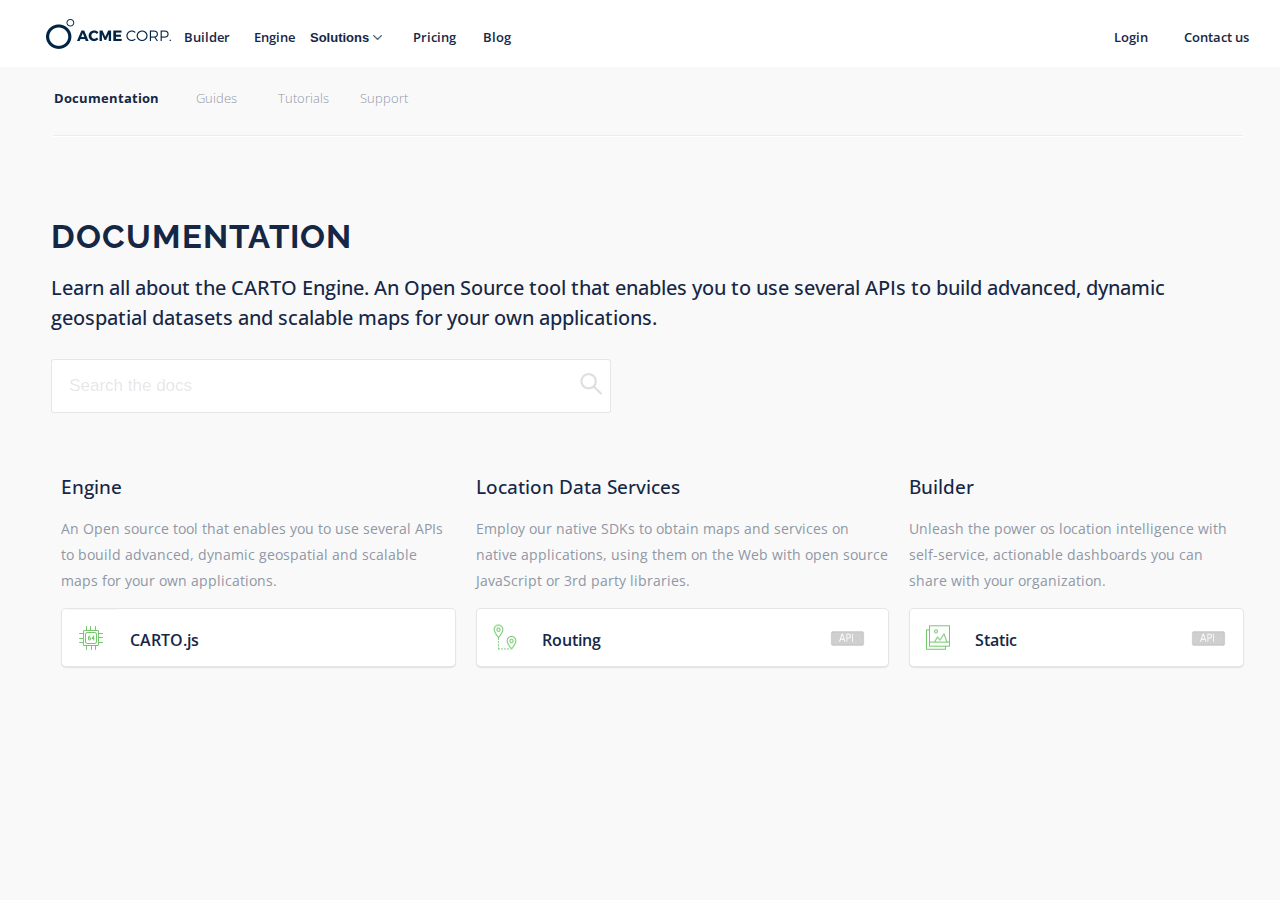
<file: index.html>
<!doctype html><html lang=""><head><meta charset="utf-8"><meta name="description" content=""><meta name="viewport" content="width=device-width,initial-scale=1"><title>Carto</title><link rel="apple-touch-icon" href="apple-touch-icon.png"><!-- Place favicon.ico in the root directory --><link rel="stylesheet" href="styles/main.css"><link href="https://fonts.googleapis.com/css?family=Open+Sans|Raleway:800" rel="stylesheet"></head><body><!--[if lt IE 10]>
      <p class="browserupgrade">You are using an <strong>outdated</strong> browser. Please <a href="http://browsehappy.com/">upgrade your browser</a> to improve your experience.</p>
    <![endif]--><nav class="fixed"><ul><li><img src="./images/logo.png" alt="logo Acme Corp"></li><li class="builder"><a href="#">Builder</a></li><li class="engine"><a href="#">Engine</a></li><li class="solutions"><select><option value="Solutions">Solutions</option><option value="Solutions 2">Solutions 2</option></select></li><li class="price"><a href="#">Pricing</a></li><li class="box1 blog"><a href="#">Blog</a></li><li class="key"><a href="#">Login</a></li><li class="mail"><a href="#">Contact us</a></li></ul></nav><nav class="subnav"><ul><li><a href="started.html">Documentation</a></li><li><a href="started.html">Guides</a></li><li><a href="started.html">Tutorials</a></li><li><a href="started.html">Support</a></li></ul></nav><hr><header class="h"><h1>Documentation</h1><h2>Learn all about the CARTO Engine. An Open Source tool that enables you to use several APIs to build advanced, dynamic geospatial datasets and scalable maps for your own applications.</h2></header><section class="b"><form><input type="text" name="search" placeholder="Search the docs"></form><div class="flex-container"><article><h3>Engine</h3><p>An Open source tool that enables you to use several APIs to bouild advanced, dynamic geospatial and scalable maps for your own applications.</p><div class="flex-container row"><img src="images/engine.png" alt="Engine"> <a href="started.html">CARTO.js</a></div></article><article><h3>Location Data Services</h3><p>Employ our native SDKs to obtain maps and services on native applications, using them on the Web with open source JavaScript or 3rd party libraries.</p><div class="flex-container row"><img src="images/routing.png" alt="Routing"> <a href="started.html" class="API">Routing</a></div></article><article class="bottom"><h3>Builder</h3><p>Unleash the power os location intelligence with self-service, actionable dashboards you can share with your organization.</p><div class="flex-container row"><img src="images/static.png" alt="Static"> <a href="started.html" class="API">Static</a></div></article></div></section><script src="scripts/main.js"></script></body></html>
</file>
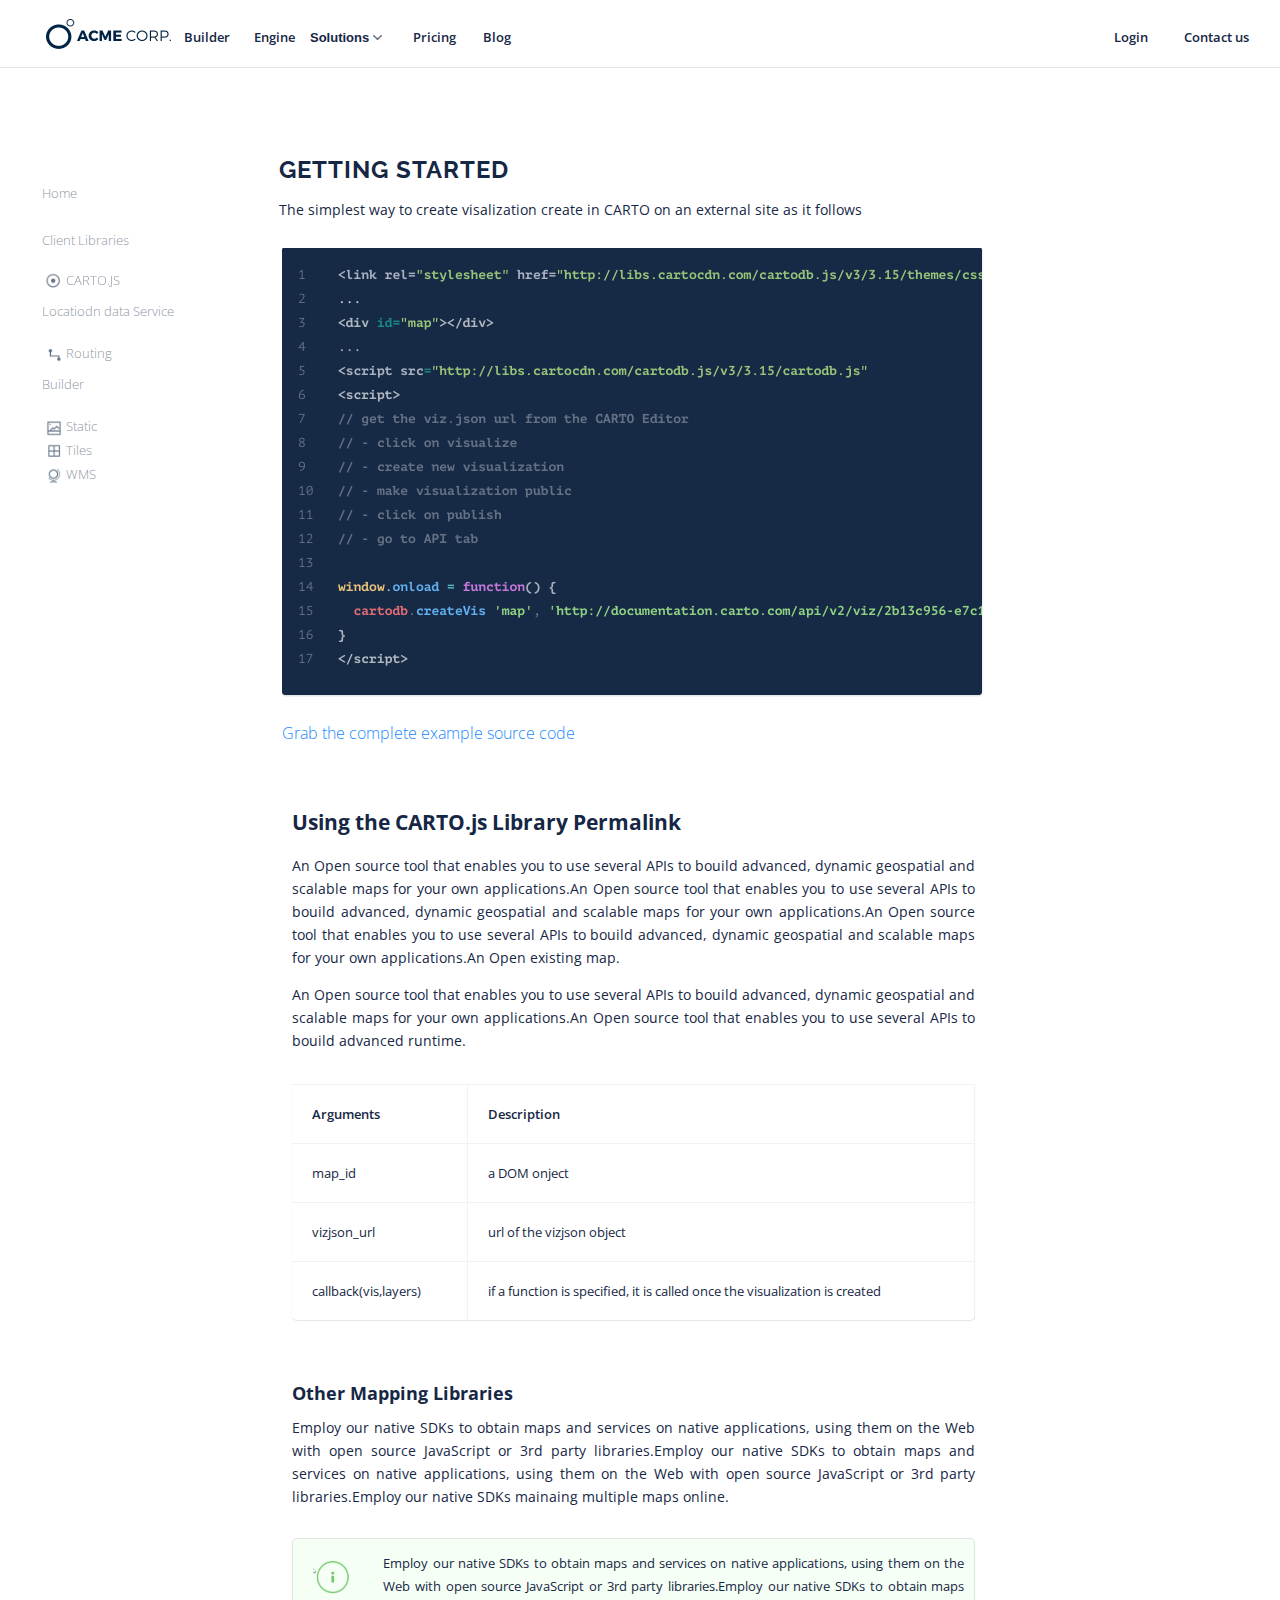
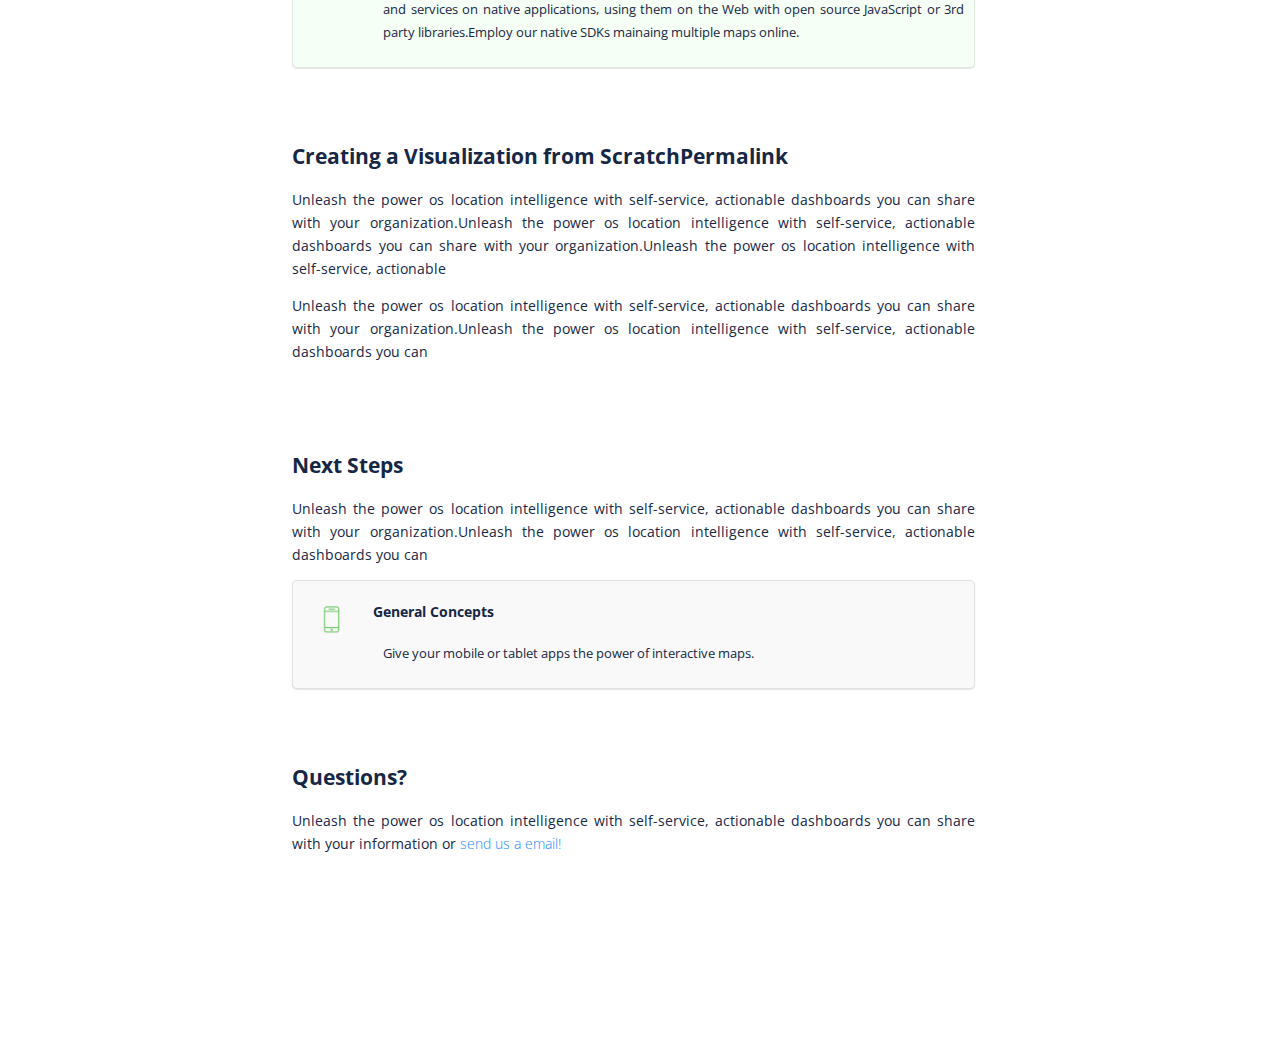
<file: started.html>
<!doctype html><html lang=""><head><meta charset="utf-8"><meta name="description" content=""><meta name="viewport" content="width=device-width,initial-scale=1"><title>Carto</title><link rel="apple-touch-icon" href="apple-touch-icon.png"><!-- Place favicon.ico in the root directory --><link href="https://fonts.googleapis.com/css?family=Open+Sans|Raleway:800" rel="stylesheet"><link rel="stylesheet" href="styles/main.css"></head><body class="back2"><!--[if lt IE 10]>
      <p class="browserupgrade">You are using an <strong>outdated</strong> browser. Please <a href="http://browsehappy.com/">upgrade your browser</a> to improve your experience.</p>
    <![endif]--><nav class="fixed"><ul><li><img src="./images/logo.png" alt="logo Acme Corp"></li><li class="builder"><a href="index.html">Builder</a></li><li class="engine"><a href="index.html">Engine</a></li><li class="solutions"><select><option value="Solutions">Solutions</option><option value="Solutions 2">Solutions 2</option></select></li><li class="price"><a href="index.html">Pricing</a></li><li class="box1 blog"><a href="index.html">Blog</a></li><li class="key"><a href="index.html">Login</a></li><li class="mail"><a href="index.html">Contact us</a></li></ul></nav><div class="wrap"><aside><nav><ul><li><a href="index.html">Home</a></li><li><a href="#">Client Libraries</a></li><li><div class="accordion"><ul><li><img src="images/circle-list.png"><a>CARTO.JS</a></li><li class="sub"><ul><li><a href="#" class="bold">Getting Started</a></li><li><a href="#">General Concepts</a></li><li><a href="#">Named Maps</a></li><li><a href="#">Specific UI functions</a></li><li><a href="#">Events</a></li><li><a href="#">API Reference</a></li></ul></li></ul></div></li><li><a href="#">Locatiodn data Service</a></li><li><ul><li><img src="images/routing_nav.png"><a>Routing</a></li></ul></li><li><a href="#">Builder</a></li><li><ul><li><img src="images/static_nav.png"><a>Static</a></li></ul></li><li><ul><li><img src="images/tiles_nav.png"><a>Tiles</a></li></ul></li><li><ul><li><img src="images\WMS.png"><a>WMS</a></li></ul></li></ul></nav></aside><div class="content"><header class="h"><h1>Getting Started</h1><p>The simplest way to create visalization create in CARTO on an external site as it follows</p></header><section class="b"><img src="images/Topic.png"> <a src="#" class="link">Grab the complete example source code</a><div class="flex-container"><article><h3>Using the CARTO.js Library Permalink</h3><p>An Open source tool that enables you to use several APIs to bouild advanced, dynamic geospatial and scalable maps for your own applications.An Open source tool that enables you to use several APIs to bouild advanced, dynamic geospatial and scalable maps for your own applications.An Open source tool that enables you to use several APIs to bouild advanced, dynamic geospatial and scalable maps for your own applications.An Open existing map.</p><p>An Open source tool that enables you to use several APIs to bouild advanced, dynamic geospatial and scalable maps for your own applications.An Open source tool that enables you to use several APIs to bouild advanced runtime.</p><table><tr><th>Arguments</th><th>Description</th></tr><tr><td>map_id</td><td>a DOM onject</td></tr><tr><td>vizjson_url</td><td>url of the vizjson object</td></tr><tr><td>callback(vis,layers)</td><td>if a function is specified, it is called once the visualization is created</td></tr></table></article><article><h4>Other Mapping Libraries</h4><p>Employ our native SDKs to obtain maps and services on native applications, using them on the Web with open source JavaScript or 3rd party libraries.Employ our native SDKs to obtain maps and services on native applications, using them on the Web with open source JavaScript or 3rd party libraries.Employ our native SDKs mainaing multiple maps online.</p><div class="card green"><label><img src="images/info.png"></label><p>Employ our native SDKs to obtain maps and services on native applications, using them on the Web with open source JavaScript or 3rd party libraries.Employ our native SDKs to obtain maps and services on native applications, using them on the Web with open source JavaScript or 3rd party libraries.Employ our native SDKs mainaing multiple maps online.</p></div></article><article><h3>Creating a Visualization from ScratchPermalink</h3><p>Unleash the power os location intelligence with self-service, actionable dashboards you can share with your organization.Unleash the power os location intelligence with self-service, actionable dashboards you can share with your organization.Unleash the power os location intelligence with self-service, actionable</p><p>Unleash the power os location intelligence with self-service, actionable dashboards you can share with your organization.Unleash the power os location intelligence with self-service, actionable dashboards you can</p></article><article><h3>Next Steps</h3><p>Unleash the power os location intelligence with self-service, actionable dashboards you can share with your organization.Unleash the power os location intelligence with self-service, actionable dashboards you can</p><div class="card gray"><img src="images/telephone.png"><div><h3>General Concepts</h3><p>Give your mobile or tablet apps the power of interactive maps.</p></div></div></article><article class="bottom"><h3>Questions?</h3><p>Unleash the power os location intelligence with self-service, actionable dashboards you can share with your information or <a src="#" class="link">send us a email!</a></p></article></div></section></div></div><script src="scripts/main.js"></script><script>var el = document.querySelector(".accordion");
        new Accordion(el);</script></body></html>
</file>
<file: styles/main.css>
body{background:#f9f9f9;font-family:Open Sans,sans-serif;color:#162745;margin:0;padding:0}nav{background:#fff;width:75%;height:67px;margin:0 12.5%;box-shadow:0 1px 1px hsla(0,0%,50%,.2)}nav ul{margin:0 15% 0 14.3%;-ms-box-orient:horizontal;display:-webkit-box;display:-ms-flexbox;display:-moz-flex;display:flex;-ms-flex-pack:distribute;justify-content:space-around;-webkit-box-orient:horizontal;-webkit-box-direction:normal;-ms-flex-flow:row wrap;flex-flow:row wrap;-webkit-box-align:stretch;-ms-flex-align:stretch;align-items:stretch}nav ul :nth-child(2){padding-left:60px}nav ul :nth-child(4){width:89px}nav ul :nth-child(8){width:95px}@-moz-document url-prefix() {.solutions select{background-position: 70px;}}nav ul li{list-style-type:none;vertical-align:middle;-ms-flex-item-align:center;-ms-grid-row-align:center;align-self:center;width:90px}nav ul li select{background:transparent;border:0;-webkit-appearance:none;appearance:none;-moz-appearance:none;background-image:url(../images/arrow.png);background-repeat:no-repeat;background-size:9px 5px;background-position:63px;width:100%;outline:transparent}a,nav ul li select{color:#162745;font-size:13px;font-weight:600}a{text-decoration:none;padding:14px}a:active, a:focus{background:transparent;outline: 0;-webkit-tap-highlight-color: rgba(0, 0, 0, 0);}hr{width:48%;border:0;border-top:1px solid hsla(0,0%,50%,.1);border-bottom:1px solid #fff}header{margin-top:80px}h1{font-family:Raleway,sans-serif;text-transform:uppercase;font-size:33px;letter-spacing:1px;margin-bottom:10px}h2{font-size:20px}h2,h3{font-weight:500;line-height:30px}h3{font-size:218x;margin-bottom:0}input{height:50px;width:46%;border:1px solid hsla(0,0%,50%,.2);margin-top:10px;border-radius:3px;color:#162745;text-indent:15px;background-image:url(../images/search.png);background-position:100%;background-repeat:no-repeat;background-size:35px}article{padding:40px 10px 10px 0}article div{background:#fff;border-radius:5px;border:1px solid hsla(0,0%,50%,.2);box-shadow:0 1px 1px hsla(0,0%,50%,.2)}article div a{display:block;width:95%;height:29px;text-align:left;line-height:35px;font-size:16px}article div a span{background:hsla(0,0%,50%,.2);border-radius:3px;font-size:11px;color:#fff;padding:1px 15px;height:15px}article div img{padding-left:5px;width:50px}article p{color:#8f97a5;font-size:14px;line-height:26px}::-webkit-input-placeholder{color:hsla(0,0%,50%,.2);font-size:17px}.subnav{background:#f9f9f9;box-shadow:none;height:60px;line-height:60px;display:-webkit-box;display:-ms-flexbox;display:flex;margin:4px 12.5% 0 12.2%}.subnav ul li{width:82px}.subnav ul li a{color:#8f97a5;font-weight:lighter;text-shadow:1px 1px 1px #fff}.subnav ul :first-child a{color:#162745;font-weight:bolder}.h{padding:0 34% 0 25.5%}.b{padding:0 25% 0 25.5%}.API{background-image:url(../images/API.png);background-repeat:no-repeat;background-position:93% 21px;background-size:35px}.flex-container{-webkit-box-orient:horizontal;-webkit-box-direction:normal;-ms-flex-direction:row;flex-direction:row;display:-webkit-box;display:-ms-flexbox;display:flex}.box1{-webkit-box-flex:1;-ms-flex-positive:1;flex-grow:1}.box2{-webkit-box-flex:2;-ms-flex-positive:2;flex-grow:2}.row{-ms-flex-item-align:self-end;-ms-grid-row-align:self-end;align-self:self-end}.wrap{display:-webkit-box;display:-ms-flexbox;display:flex;padding:0 24% 0 25.3%}.wrap .h{padding:0}.wrap .h h1{font-size:24px;font-weight:bolder}.wrap .h p{font-size:.9em}.wrap .b{padding:12px 0 0 3px}.wrap header{margin:0}.wrap p{color:#162745;text-align:justify;line-height:23px}.wrap h3,.wrap h4{font-weight:bolder;line-height:35px;font-size:1.3em}.wrap h4{font-size:1.1em;line-height:0}.content{display:-webkit-box;display:-ms-flexbox;display:flex;padding:72px 0 0}.content,.content .flex-container{-webkit-box-orient:vertical;-webkit-box-direction:normal;-ms-flex-flow:column;flex-flow:column}.content img{margin-bottom:20px}.content article .card{-webkit-box-orient:horizontal;-webkit-box-direction:normal;-ms-flex-flow:row;flex-flow:row;display:-webkit-box;display:-ms-flexbox;display:flex}.content article .card img{height:40px;width:40px;padding:20px}.content article .card div{-webkit-box-orient:vertical;-webkit-box-direction:normal;-ms-flex-flow:column;flex-flow:column;background:transparent;box-shadow:0 transparent;box-shadow:none;border:0}.content article .card p{font-size:.8em;padding:10px;margin-top:3px}.content article .card h3{font-size:.85em}aside,aside nav{width:237px}aside nav{padding:46% 0 0;margin:0;background-color:transparent;box-shadow:0 0 transparent}aside nav ul{padding:0;margin:0;-webkit-box-pack:normal;-ms-flex-pack:normal;justify-content:normal}aside nav ul li{line-height:24px;-webkit-box-orient:vertical;-ms-flex-flow:column;flex-flow:column;width:237px}aside nav ul li,aside nav ul li ul li{display:-webkit-box;display:-ms-flexbox;display:flex;-webkit-box-direction:normal}aside nav ul li ul li{-webkit-box-orient:horizontal;-ms-flex-flow:row;flex-flow:row}aside nav ul li img{height:22px;padding:1px}aside nav ul li a{outline:0;padding:5px 0 20px;color:#8f97a5;font-weight:lighter;width:237px}aside nav ul li a:hover{color:#162745}aside nav ul :nth-child(2){padding:0;line-height:20px}aside .sub{width:165px}.back2{background:#fff}.link{color:#238bfb;padding:0;font-weight:lighter;cursor:pointer;font-size:1em}.green{background:#f6fff5;margin-top:30px}.gray{background:#f9f9f9}.bold{font-weight:700;color:#162745}.bottom{margin-bottom:180px}td,th{padding:20px;font-size:.8em;border-top:1px solid hsla(0,0%,50%,.1);border-right:1px solid hsla(0,0%,50%,.1)}th{text-align:left;font-weight:600}table{width:100%;box-shadow:0 1px 1px hsla(0,0%,50%,.2);border-spacing:0;border-radius:5px;margin-top:32px}@media screen and (max-width:1560px){nav ul li{width:70px}}@media screen and (max-width:1320px){nav{margin:0;width:100%}nav ul{padding-right:15px}.subnav,nav ul{margin:0}.b,.h{padding:0 2% 0 4%}article{padding:40px 10px 10px}hr{width:93%;margin-left:53px}.wrap{padding:0 24% 0 3.3%}}@media screen and (max-width:990px){hr{width:83%}header{margin-top:45px}nav{height:105px}nav ul{padding-right:10%}nav ul :first-child{width:100%}nav ul :first-child img{width:147px}nav ul :nth-child(2){padding-left:0}.subnav ul :first-child{width:auto}.flex-container{-ms-flex-wrap:wrap;flex-wrap:wrap}.row{-webkit-box-orient:horizontal;-webkit-box-direction:normal;-ms-flex-direction:row;flex-direction:row;width:50%}.b,.h{padding:0 12% 0 10%}article div a{width:65%}article p{font-size:1.1em;line-height:30px;text-align:justify}article h3{font-size:1.4em}input{width:100%}aside{display:none}.wrap{padding:0 5%}.wrap .b img{width:98%}}@media screen and (max-width:690px){.row{width:100%}article div a{width:70%;position:absolute;text-indent:50px}nav{height:170px}nav ul{padding:15px}nav ul :first-child img{width:150px;padding:0 0 24px 33%}nav ul :nth-child(4),nav ul :nth-child(8),nav ul li{width:50px}nav ul li{height:75px;background-position:center 15px;background-repeat:no-repeat;background-size:40px;padding:0}nav ul li a,nav ul li select{font-size:10px;padding:0;text-align:center;display:block;line-height:125px;color:#8f97a5}.engine{background-image:url(../images/engine2.png)}.mail{background-image:url(../images/email.png)}.key{background-image:url(../images/key.png)}.blog{background-image:url(../images/blog.png)}.price{background-image:url(../images/price.png)}.solutions{background-image:url(../images/solutions.png)} @-moz-document url-prefix() {.solutions select{padding-top: 55px;}}.builder{background-image:url(../images/static2.png)}.box1{-webkit-box-flex:0;-ms-flex-positive:0;flex-grow:0}hr{margin-left:15px}.subnav{padding-left:0;text-indent:10px;height:80px}.subnav ul li a{font-size:.9em}.wrap{padding:10px}.wrap .b img{width:98%}}@media screen and (max-width:400px){nav{width:100%;height:160px;margin:0}nav ul{width:auto}nav ul :first-child ul li img{width:100px}nav ul :nth-child(4),nav ul :nth-child(8){width:40px}nav ul .box1{-webkit-box-flex:0;-ms-flex-positive:0;flex-grow:0}nav ul li{width:40px;background-size:contain}input{width:325px}.h{padding:0 30px}.b{padding:0 25px}.flex-container{-webkit-box-orient:vertical;-ms-flex-direction:column;flex-direction:column}.flex-container,.row{-webkit-box-direction:normal}.row{-webkit-box-orient:horizontal;-ms-flex-direction:row;flex-direction:row}.fixed{position:fixed;background:#fff;z-index:20}.fixed a,.fixed select{opacity:0}.subnav{height:225px;padding:0;text-indent:10px}.subnav ul li a{line-height:235px;font-size:.8em}.wrap .h{margin-top:100px}}.accordion{padding:0;margin:0;position:relative;list-style:none}.accordion ul{list-style:circle url(../images/circle-list.png)}.accordion ul li{padding:0;width:100%}.accordion ul li a{padding:0}.accordion>*{position:absolute;overflow:hidden;padding:0;margin:0}.accordion .accordion,.accordion.edge-visible,.accordion>*{transition:all .3s ease}.accordion,.accordion>*{will-change:height,transform;-webkit-perspective:90em;perspective:90em;-webkit-backface-visibility:hidden;backface-visibility:hidden;-webkit-transform:translateZ(0);transform:translateZ(0);width:165px}.snap.accordion .accordion,.snap.accordion>*{transition:none}.accordion>*>:first-child{cursor:pointer;margin:0;font-size:.9em;-webkit-user-select:none;-moz-user-select:none;-ms-user-select:none;user-select:none}.accordion>*>:last-child{overflow:hidden;transition:height .3s ease,visibility .3s step-start;text-indent:20px}.accordion>.closed .accordion>.open>:last-child,.accordion>.closed>:last-child{transition-timing-function:ease,step-end;visibility:hidden}
</file>
